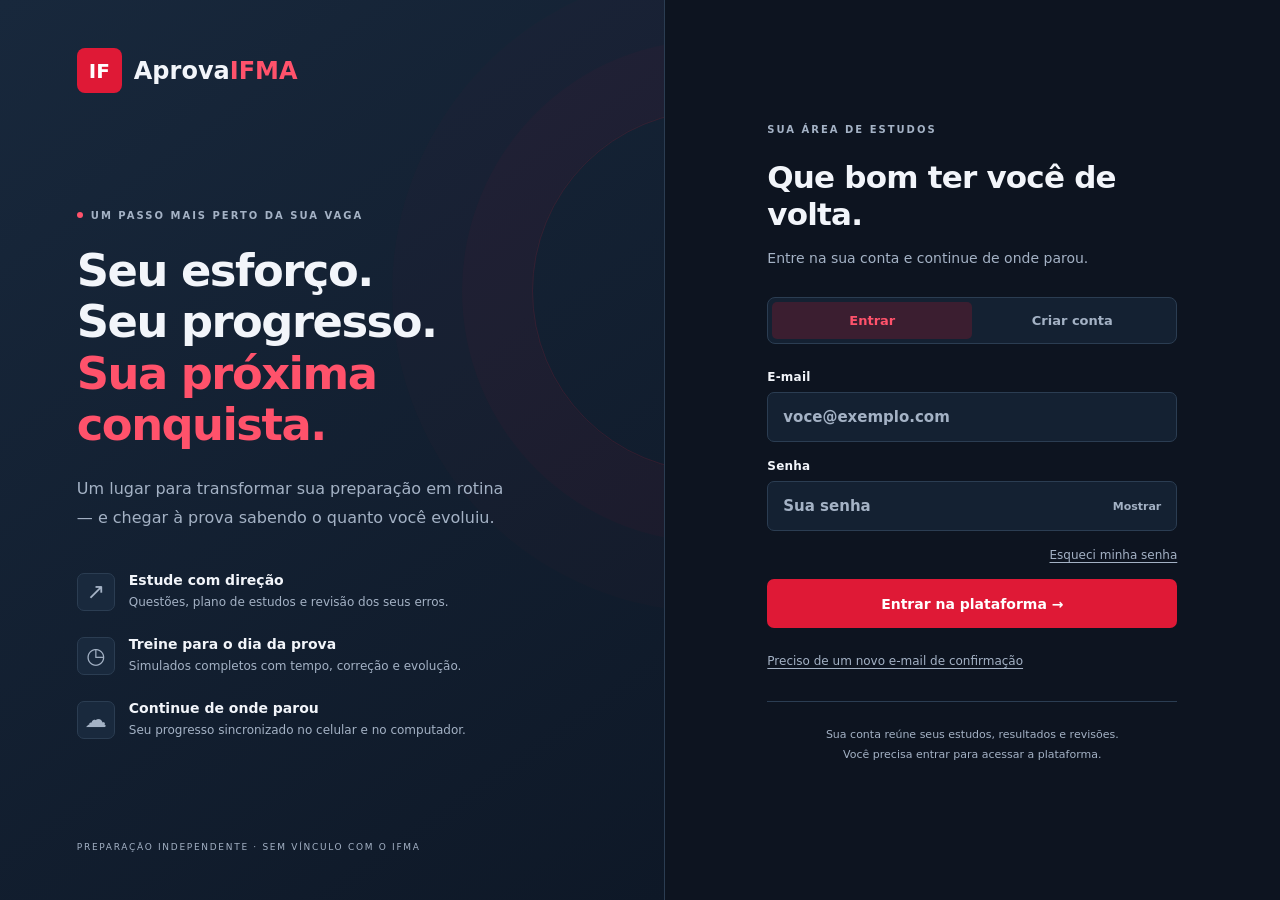
<file: index.html>
<!DOCTYPE html><html lang="pt-BR" data-theme="dark" data-auth="checking"><head><meta name="referrer" content="no-referrer"><script src="auth-config.js?v=20261104-4"></script><script src="auth-session.js?v=20261104-4"></script><meta charset="utf-8"><meta name="viewport" content="width=device-width, initial-scale=1, viewport-fit=cover"><title>AprovaIFMA</title><meta name="theme-color" content="#0d1420"><meta name="mobile-web-app-capable" content="yes"><meta name="apple-mobile-web-app-capable" content="yes"><meta name="apple-mobile-web-app-title" content="AprovaIFMA"><meta name="apple-mobile-web-app-status-bar-style" content="black-translucent"><meta name="description" content="Banco de questões e plano de estudos para a prova do IFMA"><link rel="manifest" href="manifest.webmanifest"><link rel="apple-touch-icon" href="icons/apple-touch-icon.png"><link rel="icon" type="image/svg+xml" href="data:image/svg+xml,<svg xmlns='http://www.w3.org/2000/svg' viewBox='0 0 64 64'><defs><linearGradient id='g' x1='0' y1='0' x2='1' y2='1'><stop offset='0' stop-color='%23ed2746'/><stop offset='1' stop-color='%23c91735'/></linearGradient></defs><rect width='64' height='64' rx='16' fill='url(%23g)'/><text x='32' y='44' font-family='Arial,sans-serif' font-weight='900' font-size='32' text-anchor='middle' fill='white'>IF</text></svg>">
<style>
html[data-auth="checking"] #app,html[data-auth="checking"] #bn,html[data-auth="checking"] #fcs{visibility:hidden}#auth-loading{position:fixed;inset:0;z-index:500;background:#100c09;color:#f9f2e9;display:grid;place-content:center;text-align:center;padding:24px;font:16px system-ui}#auth-loading strong{font-size:25px;color:#ff8b4d}#auth-loading button{padding:12px;margin:16px auto;background:#ff7438;border:0;border-radius:12px;color:#210c03;font:inherit;cursor:pointer}

:root{--bg:#070605;--pn:#0f0c0b;--p2:#181311;--br:#2b1f18;--g:#ff6a2b;--g2:#e8430f;--ok:#2ee27a;--tx:#f6ede7;--mu:#9b8a7f;--er:#ff4d4d;--r:16px;color-scheme:dark;box-sizing:border-box;padding-top:env(safe-area-inset-top,0px);padding-bottom:env(safe-area-inset-bottom,0px)}
:root[data-theme="dark"]{color-scheme:dark}
html{scroll-padding-top:env(safe-area-inset-top,0px)}html,body{height:100%;margin:0}*,*:before,*:after{box-sizing:inherit}
body{background:var(--bg);color:var(--tx);font:15px/1.5 system-ui,-apple-system,"Segoe UI",Roboto,sans-serif}
#app{display:flex;height:100%}
.side{width:250px;flex:none;background:var(--pn);border-right:1px solid var(--br);display:flex;flex-direction:column;position:relative;transition:width .25s,transform .25s;padding:16px 12px}
.side.c{width:72px}.side.c .lb{display:none}
.tg{position:absolute;right:-14px;top:22px;width:28px;height:28px;border-radius:50%;border:0;background:var(--g);color:#1a0802;font-weight:800;cursor:pointer;z-index:5;box-shadow:0 0 14px #ff6a2b66}
.brand{display:flex;align-items:center;gap:10px;font-size:19px;padding:4px 8px 18px}.brand b{color:var(--g)}.logo{font-size:26px}
nav{display:flex;flex-direction:column;gap:6px;overflow-y:auto}
.ni{display:flex;align-items:center;gap:12px;border:0;background:none;color:var(--mu);font:inherit;padding:11px 12px;border-radius:14px;cursor:pointer;text-align:left;white-space:nowrap}
.ni:hover{background:var(--p2);color:var(--tx)}.ni.on{background:linear-gradient(135deg,var(--g),var(--g2));color:#1a0802;font-weight:700}.ic{font-size:18px;width:24px;text-align:center}
.foot{margin-top:auto;color:var(--mu);font-size:13px;padding:8px}
main{flex:1;min-width:0;overflow:auto;padding:22px 28px}
.top{display:flex;align-items:center;gap:12px;margin-bottom:16px}h1{margin:0;font-size:24px}h2,h3{margin:.4em 0}small,.mu{color:var(--mu)}
.hb{display:none}
.btn{border:1px solid var(--br);background:var(--p2);color:var(--tx);border-radius:12px;padding:9px 16px;cursor:pointer;font:inherit;transition:.15s}.btn:hover{border-color:var(--g)}
.btn.p{background:linear-gradient(135deg,var(--g),var(--g2));color:#1a0802;font-weight:700;border:0}.btn.p:hover{box-shadow:0 0 18px #ff6a2b66}
select,input{background:var(--p2);color:var(--tx);border:1px solid var(--br);border-radius:12px;padding:8px 12px;font:inherit;max-width:260px}
.fbar{display:flex;flex-wrap:wrap;gap:12px;align-items:end;margin-bottom:14px}.fbar label{display:flex;flex-direction:column;font-size:12px;color:var(--mu);gap:4px}.cnt{margin-left:auto;color:var(--g)}
.two{display:grid;grid-template-columns:330px 1fr;gap:16px;align-items:start}
.lst{max-height:calc(100vh - 210px);overflow:auto;background:var(--pn);border:1px solid var(--br);border-radius:var(--r);padding:8px}
.li{display:flex;gap:10px;padding:9px 12px;border-radius:12px;cursor:pointer}.li:hover{background:var(--p2)}.li.on{background:var(--p2);outline:1px solid var(--g)}.mk{color:var(--g);width:16px}
.qc,.card2,.hero,.card{background:var(--pn);border:1px solid var(--br);border-radius:var(--r);padding:20px}
.qh{display:flex;gap:8px;flex-wrap:wrap;align-items:center}.tag{background:var(--p2);border-radius:999px;padding:3px 12px;font-size:12px}.tag.P{color:#7dd3fc}.tag.M{color:#ffc857}
.ic2{margin-left:auto;background:none;border:0;color:#ffc857;font-size:22px;cursor:pointer}.tp{color:var(--g);margin:10px 0 6px;font-weight:600}
.en{white-space:pre-wrap;margin:8px 0 14px}.alt{display:flex;gap:12px;align-items:center;width:100%;text-align:left;background:var(--p2);border:1px solid var(--br);color:var(--tx);border-radius:14px;padding:11px 14px;margin:8px 0;cursor:pointer;font:inherit}
.alt b{flex:none;width:28px;height:28px;border-radius:50%;background:var(--bg);display:grid;place-items:center;color:var(--g)}.alt:hover{border-color:var(--g)}
.alt.sel{border-color:var(--g);box-shadow:0 0 0 2px #ff6a2b33}.alt.ok{background:#0f3a24;border-color:var(--ok)}.alt.bad{background:#3a1218;border-color:var(--er)}
.acts{display:flex;gap:8px;margin-top:12px;flex-wrap:wrap}.sp{flex:1}.okt{color:var(--ok)}.ert{color:var(--er)}
.pgi{max-width:100%;border-radius:12px;margin-top:12px;background:#fff}
.hero{background:linear-gradient(135deg,#3a1407,var(--pn));margin-bottom:16px}.row{display:flex;gap:10px;flex-wrap:wrap}
.cards{display:grid;grid-template-columns:repeat(auto-fit,minmax(170px,1fr));gap:12px;margin-bottom:16px}.card small{display:block}.card b{font-size:26px;color:var(--g)}
.chips{display:flex;flex-wrap:wrap;gap:8px;margin-bottom:12px}.chip{background:var(--p2);border:1px solid var(--br);color:var(--tx);border-radius:999px;padding:7px 14px;cursor:pointer;font:inherit}.chip:hover{border-color:var(--g)}.chip b{color:var(--g)}
.simh{display:flex;flex-wrap:wrap;gap:16px;align-items:center;margin-bottom:14px}.clk{font:700 30px ui-monospace,Consolas,monospace;color:var(--g)}.grid{display:flex;flex-wrap:wrap;gap:6px;flex:1}
.gq{width:36px;height:36px;border-radius:10px;border:1px solid var(--br);background:var(--p2);color:var(--tx);cursor:pointer}.gq.a{background:var(--g2);color:#1a0802}.gq.on{outline:2px solid var(--g)}
.rv{padding:8px 0;border-bottom:1px solid var(--br)}
.ringw{display:grid;place-items:center;position:relative;width:240px;height:240px;margin:16px auto}.ringw svg{position:absolute;transform:rotate(-90deg)}#tclk{font:700 38px ui-monospace,Consolas,monospace}
#ring{transition:stroke-dashoffset .3s linear;filter:drop-shadow(0 0 8px #ff6a2b)}
.bar{display:grid;grid-template-columns:minmax(120px,1fr) 2fr 50px;gap:12px;align-items:center;padding:6px 0}.trk{height:10px;background:var(--p2);border-radius:99px;overflow:hidden}.trk i{display:block;height:100%;background:linear-gradient(90deg,var(--g2),var(--g))}
@media(max-width:760px){.side{position:fixed;z-index:20;height:100%;left:0;top:0;box-shadow:0 0 40px #000}.side.c{transform:translateX(-100%);width:250px}.side.c .lb{display:inline}.hb{display:inline-flex}main{padding:14px}.two{grid-template-columns:1fr}.lst{max-height:220px}}

body{background:radial-gradient(900px 500px at 70% -10%,#2a0f06 0%,transparent 60%),var(--bg);font-family:Inter,system-ui,-apple-system,"Segoe UI",Roboto,sans-serif}
.side{background:#0b0908;border-right:1px solid var(--br)}
.brand{font-weight:800;letter-spacing:.3px}
.logo{display:grid;place-items:center;width:40px;height:40px;border-radius:12px;background:linear-gradient(135deg,var(--g),var(--g2));font-size:20px;box-shadow:0 0 18px #ff6a2b55}
.ni{border-radius:14px;font-weight:600}
.ni .ic{display:grid;place-items:center;width:32px;height:32px;border-radius:10px;background:var(--p2);font-size:16px}
.ni.on{background:linear-gradient(135deg,#ff6a2b22,#e8430f11);color:var(--tx);box-shadow:inset 0 0 0 1px #ff6a2b55}
.ni.on .ic{background:linear-gradient(135deg,var(--g),var(--g2))}
.tg{background:linear-gradient(135deg,var(--g),var(--g2));color:#fff}
.qc,.card2,.card,.lst{background:linear-gradient(180deg,#120e0c,#0d0a09);border:1px solid var(--br);border-radius:20px;box-shadow:0 10px 30px #0008}
.hero{position:relative;overflow:hidden;border-radius:22px;border:1px solid #5a2410;background:linear-gradient(120deg,#3a1407 0%,#1a0d08 55%,#0d0a09 100%);box-shadow:0 0 40px #ff6a2b22}
.hero:before{content:"";position:absolute;right:-60px;top:-60px;width:220px;height:220px;border-radius:50%;background:radial-gradient(#ff6a2b55,transparent 70%)}
.hero h1,.hero h2{font-weight:800;letter-spacing:-.3px}
h1{font-weight:800}
.card b{color:var(--g);text-shadow:0 0 18px #ff6a2b55}
.btn.p{color:#fff;border-radius:14px}
.btn,.chip,select,input{border-radius:14px}
.chip.on,.chip:hover{background:#ff6a2b1f;border-color:var(--g)}
.alt{border-radius:16px;background:#14100e}
.alt:hover{background:#1c1512}
.li.on{background:#ff6a2b14}
.trk i{background:linear-gradient(90deg,var(--g2),var(--g))}
#ring{stroke:var(--g)}
::-webkit-scrollbar{width:10px;height:10px}::-webkit-scrollbar-thumb{background:#2b1f18;border-radius:99px}

.hhd{display:flex;gap:16px;align-items:center;margin-bottom:14px}
.hlogo{flex:none;display:grid;place-items:center;width:64px;height:64px;border-radius:20px;background:linear-gradient(135deg,#ff7a3c,#e8430f);font-size:30px;box-shadow:0 0 26px #ff6a2b66}
.hgr{color:var(--g);font-size:12px;font-weight:800;letter-spacing:1px;text-transform:uppercase}
.htt{font-size:clamp(20px,4.5vw,30px);margin:4px 0;line-height:1.15}
.hn{color:var(--g);cursor:pointer;text-shadow:0 0 18px #ff6a2b77}
.hhd>div:last-child{min-width:0}
.quote-feature{position:relative;margin:6px 0 20px;padding:20px 24px;border:1px solid var(--g);border-left:5px solid var(--g);border-radius:18px;background:color-mix(in srgb,var(--g) 10%,var(--pn));box-shadow:0 8px 28px #ff6a2b14}
.quote-top{display:flex;align-items:center;justify-content:space-between;gap:12px;flex-wrap:wrap;margin-bottom:14px}
.quote-label{color:var(--g);font-size:12px;font-weight:800;letter-spacing:1px;text-transform:uppercase}
.quote-next{font-size:12px;padding:7px 12px}
.hfr{margin:0;color:var(--tx);font-size:clamp(22px,3vw,34px);font-weight:800;line-height:1.35;letter-spacing:-.4px;overflow-wrap:break-word}
.hfr::before,.mq::before{content:'“';color:var(--g)}
.hfr::after,.mq::after{content:'”';color:var(--g)}
.mot-hero{border-left:5px solid var(--g)}
.mot-hero .row{position:relative}
.quote-wall h3{margin-bottom:18px}
.quote-grid{display:grid;grid-template-columns:repeat(2,minmax(0,1fr));gap:14px}
.quote-card{margin:0;padding:20px;border:1px solid var(--br);border-top:3px solid var(--g);border-radius:16px;background:color-mix(in srgb,var(--g) 7%,var(--pn))}
.quote-card:last-child{grid-column:1/-1}
.quote-number{color:var(--g);font-size:12px;font-weight:800;letter-spacing:2px}
.quote-card p{margin:10px 0 0;font-size:clamp(18px,2vw,23px);font-weight:750;line-height:1.45;overflow-wrap:break-word}
@media(max-width:600px){.quote-feature{padding:16px}.quote-grid{grid-template-columns:1fr}.quote-card{padding:16px}}

.alt{position:relative}
.pen{margin-left:auto;flex:none;font-style:normal;font-size:15px;line-height:1;padding:7px 9px;border-radius:10px;color:var(--mu);opacity:.35;cursor:pointer;transition:.15s;user-select:none}
.alt:hover .pen{opacity:.8}.pen:hover{opacity:1!important;color:var(--g);background:#ff6a2b1a}
.alt.cut span{text-decoration:line-through;text-decoration-color:#ff6a2b99;text-decoration-thickness:1.5px;opacity:.38;transition:.2s}
.alt.cut b{opacity:.45}
.alt.cut .pen{opacity:.9;color:var(--g)}
@media(hover:none){.pen{opacity:.6}}

.btn.hot{background:#ff6a2b22;border-color:var(--g);color:var(--g)}
.hdm{color:var(--g)}
.card.est{display:block;width:100%;text-align:left;cursor:pointer;margin:12px 0;border-color:#5a2410;background:linear-gradient(120deg,#2a1208,#0f0c0b)}
.card.est:hover{border-color:var(--g)}.card.est b{display:inline-block;margin:0 8px 0 0}
#estp{margin-bottom:12px}#estp h3{margin:10px 0 6px}

.cmd{margin-top:12px;border:1px solid var(--br);border-radius:14px;padding:10px 14px;background:#120e0c}
.cmd summary{cursor:pointer;font-weight:700;color:var(--g)}
.cin{display:block;width:100%;box-sizing:border-box;margin-top:10px;padding:10px 12px;border-radius:12px;border:1px solid var(--br);background:var(--bg);color:var(--tx);font:inherit}
.cin:focus{outline:none;border-color:var(--g)}
.vid{margin-top:10px;position:relative;padding-top:56.25%;border-radius:14px;overflow:hidden}.vid iframe{position:absolute;inset:0;width:100%;height:100%;border:0}
.pl{margin:12px 0}.plh{display:grid;grid-template-columns:repeat(auto-fit,minmax(200px,1fr));gap:18px;margin-bottom:10px}
.pld{font-size:38px;color:var(--g);text-shadow:0 0 18px #ff6a2b66}
.mbar{height:8px;border-radius:99px;background:var(--p2);overflow:hidden;margin:8px 0}.mbar i{display:block;height:100%;background:linear-gradient(90deg,var(--g2),var(--g))}
.wk{border:1px solid var(--br);border-radius:14px;padding:10px 14px;margin:8px 0;background:#120e0c}.wk summary{cursor:pointer}.fase{color:var(--g);font-weight:700}.chip.dn{border-color:var(--g);color:var(--g)}.chip.dn::before{content:'✓ '}.chip.tx{opacity:.7;cursor:default;border-style:dashed}.wk .mu b{color:inherit}




html[data-theme=dark]{color-scheme:dark}














.vl{margin:12px 0}.vl summary{cursor:pointer}.vl code{background:var(--p2);padding:2px 6px;border-radius:6px;font-size:12px}.vl .row{margin-top:10px;align-items:center}

.mkl{display:flex;flex-direction:column;gap:6px;margin:10px 0}.mk{text-align:left;padding:9px 12px;border-radius:12px;border:1px solid var(--br);background:var(--p2);color:var(--tx);cursor:pointer;font:inherit}.mk b{color:var(--g);margin-right:10px}.mk.on,.mk:hover{border-color:var(--g)}
.vem{padding:28px;text-align:center;color:var(--mu);line-height:1.6}.steps{margin:8px 0 12px;padding-left:20px;color:var(--mu);line-height:1.7}.vp{margin:12px 0}
.lr{display:flex;gap:10px;align-items:center;margin:6px 0}.lr b{width:42px;color:var(--g)}.lr .cin{margin-top:0}

.chk{display:inline-flex;align-items:center;gap:6px;padding:0 6px;color:var(--mu);font-weight:600;cursor:pointer;user-select:none}.chk input{accent-color:var(--g);width:16px;height:16px}
.rlg{display:grid;grid-template-columns:repeat(auto-fit,minmax(130px,1fr));gap:10px;margin:12px 0}.rlg>div{background:var(--p2);border-radius:14px;padding:12px}.rlg small{display:block;color:var(--mu)}.rlg b{display:block;font-size:24px;color:var(--g)}
.bk{margin:12px 0}.bk .row{align-items:center;margin-top:8px}
#fcs{position:fixed;top:12px;right:14px;z-index:60;width:38px;height:38px;border-radius:50%;border:1px solid var(--br);background:var(--pn);color:var(--tx);font-size:16px;cursor:pointer;opacity:.85;box-shadow:0 4px 14px #0004}#fcs:hover{opacity:1;border-color:var(--g)}
html[data-foco=on] .side{display:none}html[data-foco=on] #bd{max-width:860px;margin:0 auto}html[data-foco=on] main{padding-top:58px}
html[data-foco=on] .hero,html[data-foco=on] #plw,html[data-foco=on] #estw,html[data-foco=on] #rlw,html[data-foco=on] #cdw,html[data-foco=on] #lmw{display:none}

/* ===== Ajustes mobile / PWA ===== */
html{-webkit-text-size-adjust:100%;text-size-adjust:100%}
button,.chip,.alt,.li,select,summary{touch-action:manipulation;-webkit-tap-highlight-color:transparent}
body{overscroll-behavior-y:none}
#app{height:100vh;height:100dvh}
.pgi{cursor:zoom-in}
#bn,#bdp{display:none}
#lbx{position:fixed;inset:0;z-index:100;background:#000e;display:none;flex-direction:column}
#lbx.on{display:flex}
#lbx .bar2{display:flex;justify-content:space-between;align-items:center;gap:8px;padding:10px 12px;padding-top:calc(10px + env(safe-area-inset-top,0px));color:#fff}
#lbx .bar2 button{min-width:44px;min-height:44px;border-radius:12px;border:1px solid #fff4;background:#ffffff1a;color:#fff;font-size:18px;cursor:pointer}
#lbx .sc{flex:1;overflow:auto;-webkit-overflow-scrolling:touch;text-align:center;touch-action:pan-x pan-y pinch-zoom}
#lbx img{display:block;margin:0 auto;background:#fff;border-radius:6px;width:100%;max-width:900px;cursor:zoom-in;transition:width .15s}
#lbx.z img{width:220%;max-width:none;cursor:zoom-out}
@media(max-width:760px){
 :root{padding-top:0;padding-bottom:0}
 body{font-size:16px}
 select,input,textarea{font-size:16px!important;max-width:none}
 select,input:not([type=checkbox]){min-height:44px}
 .btn,.chip{min-height:44px}
 main{padding:12px 12px calc(84px + env(safe-area-inset-bottom,0px));padding-top:calc(12px + env(safe-area-inset-top,0px));-webkit-overflow-scrolling:touch}
 h1{font-size:21px}
 #fcs{top:calc(8px + env(safe-area-inset-top,0px));width:44px;height:44px}
 #fcs{right:10px}
 .tg{display:none}
 .li .mk{padding:0;border:0;background:none;width:18px;min-height:0;text-align:center;flex:none}
 #fcs{position:absolute}
 .top{position:sticky;top:calc(-12px - env(safe-area-inset-top,0px));z-index:9;background:var(--bg);margin:-12px -12px 12px;padding:calc(12px + env(safe-area-inset-top,0px)) 62px 8px 12px;border-bottom:1px solid var(--br)}
 .simh{top:44px}
 .simh .grid{order:3;flex:1 1 100%;flex-wrap:nowrap;overflow-x:auto;padding-bottom:4px}.gq{flex:none}
 .side{width:min(82vw,300px)!important;padding-top:calc(16px + env(safe-area-inset-top,0px))}
 .side.c{transform:translateX(-105%)}
 .ni{min-height:48px}
 #bdp{position:fixed;inset:0;z-index:15;background:#000a;opacity:0;pointer-events:none;transition:opacity .25s;display:block}
 .side:not(.c)+#bdp{opacity:1;pointer-events:auto}
 #bn{flex-direction:row;gap:0;overflow:visible;position:fixed;left:0;right:0;bottom:0;z-index:12;display:flex;background:var(--pn);border-top:1px solid var(--br);padding:6px 6px calc(6px + env(safe-area-inset-bottom,0px));box-shadow:0 -6px 24px #0006}
 #bn button{flex:1;display:flex;flex-direction:column;align-items:center;justify-content:center;gap:2px;border:0;background:none;color:var(--mu);font:inherit;font-size:11px;font-weight:600;min-height:52px;border-radius:12px;cursor:pointer;padding:4px 0}
 #bn button span{font-size:20px;line-height:1}
 #bn button.on{color:var(--g);background:#ff6a2b1a}
 html[data-foco=on] #bn{display:none}
 .fbar{display:grid;grid-template-columns:1fr 1fr;gap:10px}
 .fbar label{min-width:0}.fbar select,.fbar input{width:100%}
 .fbar .cnt{grid-column:1/-1;margin:0}
 .two{gap:12px}
 .lst{max-height:34vh;border-radius:16px}
 .li{padding:12px}
 .qc,.card2,.hero,.card{padding:14px;border-radius:16px}
 .qh{gap:6px}.ic2{font-size:28px;min-width:44px;min-height:44px}
 .en{font-size:16px;line-height:1.55}
 .alt{min-height:52px;padding:10px 12px;gap:10px}
 .pen{padding:12px 14px;font-size:17px;opacity:.6}
 .acts{display:grid;grid-template-columns:1fr 1fr;gap:8px}
 .acts .sp{display:none}
 .acts #go{grid-column:1/-1;min-height:50px;font-size:17px}
 .acts .chk{grid-column:1/-1;min-height:44px;padding:0 4px}
 .acts .chk input{width:22px;height:22px}
 .acts #pv,.acts #nx{min-height:50px;font-size:18px}
 .acts #rv{grid-column:1/-1}
 .cards{grid-template-columns:1fr 1fr;gap:10px}.card b{font-size:22px}
 .hhd{gap:12px}.hlogo{width:48px;height:48px;border-radius:16px;font-size:24px}
 .row{gap:8px}.hero .row .btn{flex:1 1 calc(50% - 8px)}
 .plh{grid-template-columns:1fr}
 .wk,.cmd{padding:10px 12px}.wk summary,.cmd summary,.vl summary{min-height:36px;display:flex;align-items:center;flex-wrap:wrap;gap:4px}
 .simh{position:sticky;top:-12px;z-index:10;background:var(--bg);padding:8px 0;margin:0 0 10px;border-bottom:1px solid var(--br);gap:10px}
 .clk{font-size:26px}
 .gq{width:44px;height:44px;font-size:15px}
 .bar{grid-template-columns:1fr 1fr 44px;gap:8px}.bar>span{grid-column:1/-1}.bar .trk{grid-column:1/3}
 .ringw{width:min(240px,72vw);height:min(240px,72vw)}.ringw svg{width:100%;height:100%}
 .lr{flex-wrap:wrap}.lr .cin{flex:1 1 200px}
 .mk{padding:12px}
 .vid{border-radius:12px}
 .pgi{border-radius:10px}
}
@media(max-width:380px){.cards{grid-template-columns:1fr}.fbar{grid-template-columns:1fr}}
@media(prefers-reduced-motion:reduce){*{transition:none!important;animation:none!important}}
/* ===== login / sincronização ===== */
#cld .lb{font-size:13px}
#cld.ok .ic{filter:none}#cld.off .ic{opacity:.5}
.sbk{position:fixed;inset:0;background:#000a;display:none;align-items:center;justify-content:center;z-index:300;padding:16px}
.sbk.on{display:flex}
.sbx{background:var(--pn);border:1px solid var(--br);border-radius:var(--r);padding:22px;width:min(380px,100%);box-shadow:0 20px 60px #000a}
.sbx h3{margin:0 0 4px;font-size:20px}.sbx p{margin:0 0 14px}
.sbx input{display:block;width:100%;max-width:none;margin:8px 0}
.sbx .row{margin-top:12px}.sbx .row .btn{flex:1}
.sbm{min-height:20px;margin-top:10px;font-size:13px;color:var(--mu)}.sbm.er{color:var(--er)}.sbm.ok{color:var(--ok)}
/* ===== rosca, hoje, caderno, lembrete ===== */
.dgrid{display:grid;grid-template-columns:repeat(auto-fit,minmax(290px,1fr));gap:12px;margin-bottom:16px}
.dgc{display:flex;gap:16px;align-items:center}.dgh{margin-bottom:10px}
.rng{flex:none;width:132px;height:132px}.rng text{fill:var(--tx);font-family:inherit}.rng text.sm{fill:var(--mu);font-size:11px;font-weight:400}
.dgl{display:flex;flex-direction:column;gap:6px;font-size:14px;min-width:0}.dgl i{display:inline-block;width:10px;height:10px;border-radius:50%;margin-right:6px}
.dgs{font-size:15px}.dgs b{font-size:26px;color:var(--g)}.dgm{font-size:12px}.dgl .btn{align-self:flex-start;padding:6px 12px;font-size:13px}
.dgt{display:flex;gap:6px;margin-bottom:10px;flex-wrap:wrap}.dgt button{background:var(--p2);border:1px solid var(--br);color:var(--tx);border-radius:999px;padding:4px 12px;font:inherit;font-size:13px;cursor:pointer}.dgt button.on{background:var(--g);border-color:var(--g);color:#1a0802;font-weight:700}
.cad{margin-bottom:16px}.cdh{display:flex;gap:8px;align-items:baseline;flex-wrap:wrap;margin-bottom:10px}
.cdn{display:flex;gap:14px;align-items:center;margin-bottom:12px}.cdb{font-size:38px;font-weight:800;color:var(--g);line-height:1}.cdok{margin:0}
@media(max-width:480px){.dgc{gap:12px}.rng{width:112px;height:112px}}
/* ===== estados das questões ===== */
.tag.sx{font-weight:700}
.s-acertou,.s-dominio{background:color-mix(in srgb,var(--ok) 22%,transparent);color:var(--ok)}
.s-errou{background:color-mix(in srgb,var(--er) 22%,transparent);color:var(--er)}
.s-estudando,.s-aprendida{background:color-mix(in srgb,var(--g) 22%,transparent);color:var(--g)}
.s-sg{background:var(--p2);color:var(--mu)}
.lrn{margin-top:10px;padding:12px;border:1px solid var(--br);border-radius:var(--r);background:var(--p2)}.lrn .row{margin-top:8px}
.hin{display:block;margin-top:8px;font-size:12px;line-height:1.4}
.sbl{background:none;border:0;color:var(--mu);font:inherit;font-size:13px;cursor:pointer;margin-top:10px;padding:4px;text-decoration:underline}

/* ===== questões autorais ===== */
.author-intro{margin-bottom:16px}.author-intro h2{margin-top:0}.author-intro p{max-width:85ch}.author-intro details{margin-top:12px}.author-intro summary{cursor:pointer;color:var(--g);font-weight:700}
.author-level{font-weight:700;white-space:nowrap;border:1px solid var(--br)}
.author-level[data-level="Fácil"]{color:var(--ok)}.author-level[data-level="Média"]{color:var(--warning,#f5ce5c)}.author-level[data-level="Difícil"]{color:var(--er)}
.author-solution{padding:16px;margin:12px 0;border-left:4px solid var(--g);border-radius:12px;background:var(--p2);line-height:1.6}.author-solution p{margin:8px 0 0}
.author-table-wrap{overflow-x:auto;margin:16px 0}.author-table{width:100%;max-width:640px;border-collapse:collapse;background:var(--p2)}.author-table caption{text-align:left;font-weight:700;margin-bottom:8px}.author-table th,.author-table td{padding:10px 14px;border:1px solid var(--br);text-align:left}.author-table thead{color:var(--g)}
.li .author-level{display:inline-block;padding:1px 6px;font-size:11px;margin-top:3px}
/* ===== motivação ===== */
.mq{position:relative;color:var(--tx);font-size:clamp(24px,3.5vw,38px);line-height:1.35;font-weight:800;letter-spacing:-.4px;margin:16px 0 24px;overflow-wrap:break-word}.mq small{display:block;font-size:13px;font-weight:400;margin-top:6px}
.mt{width:100%;min-height:92px;resize:vertical;background:var(--p2);color:var(--tx);border:1px solid var(--br);border-radius:12px;padding:10px 12px;font:inherit}.mt:focus{outline:0;border-color:var(--g)}
.mg{display:grid;grid-template-columns:repeat(auto-fill,minmax(130px,1fr));gap:10px}
.mb{background:var(--p2);border:1px solid var(--br);border-radius:14px;padding:12px 8px;text-align:center;opacity:.45;filter:grayscale(1)}.mb.on{opacity:1;filter:none;border-color:var(--g)}.mb span{display:block;font-size:28px}.mb b{display:block;font-size:13px}.mb small{font-size:11px}
.mx{margin-bottom:16px}.mx h3{margin-top:0}
.mh{margin-top:12px;padding:14px;border-radius:14px;background:var(--p2);border:1px solid var(--g);line-height:1.5}
.mok{color:var(--ok);font-size:12px;margin-left:8px}

.cfw{position:fixed;inset:0;pointer-events:none;overflow:hidden;z-index:9999}
.cfw i{position:absolute;top:-20px;border-radius:2px;animation:cfl linear forwards}
@keyframes cfl{to{transform:translate(var(--dx),110vh) rotate(var(--rot));opacity:.9}}
.cfm{position:fixed;left:50%;top:calc(18px + env(safe-area-inset-top,0px));transform:translateX(-50%);z-index:10000;background:linear-gradient(135deg,var(--g),var(--g2));color:#1a0802;font-weight:800;padding:12px 20px;border-radius:999px;box-shadow:0 8px 30px #000a;max-width:90vw;text-align:center;animation:cfi .35s ease-out}
@keyframes cfi{from{transform:translate(-50%,-30px);opacity:0}}
.mem{display:flex;gap:8px;flex-wrap:wrap}.mebt{flex:1;min-width:58px;background:var(--p2);border:1px solid var(--br);color:var(--tx);border-radius:14px;padding:10px 4px;cursor:pointer;font:inherit}.mebt span{display:block;font-size:26px}.mebt small{font-size:11px;color:var(--mu)}.mebt:hover{border-color:var(--g)}.mebt.on{border-color:var(--g);box-shadow:0 0 0 2px #ff6a2b33}
.mch{display:grid;grid-template-columns:repeat(14,1fr);gap:4px;margin:14px 0 6px}.mcb{height:56px;background:var(--p2);border-radius:6px;display:flex;align-items:flex-end;overflow:hidden}.mcb i{display:block;width:100%;border-radius:6px 6px 0 0}.mcd{display:block;width:6px;height:6px;border-radius:50%;margin:5px auto 0}.mcd.on{background:var(--g)}
.mrfb{border-color:var(--g)}.card2.mrfb{margin-bottom:16px}
.mpl{display:grid;gap:6px;margin:10px 0}.mpl>div{display:flex;gap:10px;padding:8px 12px;border-radius:12px;background:var(--p2);border:1px solid var(--br);font-size:14px}.mpl>div.on{border-color:var(--g);background:color-mix(in srgb,var(--g) 14%,var(--p2))}.mpl b{flex:none;width:104px}.mpl span{color:var(--mu)}.mpl .on span{color:var(--tx)}
.mck{display:flex;gap:10px;align-items:flex-start;padding:7px 2px;cursor:pointer}.mck input{margin-top:4px;accent-color:var(--g);flex:none}.mck.on span{color:var(--mu);text-decoration:line-through}
.hmw2{display:flex;gap:6px;overflow-x:auto;padding-bottom:6px}.hmd{display:grid;grid-template-rows:repeat(7,18px);gap:3px;font-size:10px;color:var(--mu);line-height:18px}.hmg{display:grid;grid-auto-flow:column;grid-template-rows:repeat(7,18px);grid-auto-columns:18px;gap:3px}
.hmc{display:block;border-radius:4px;background:var(--p2)}.hmc.hm1{background:color-mix(in srgb,var(--g) 30%,var(--p2))}.hmc.hm2{background:color-mix(in srgb,var(--g) 55%,var(--p2))}.hmc.hm3{background:color-mix(in srgb,var(--g) 80%,var(--p2))}.hmc.hm4{background:var(--g)}.hmc.hmx{background:transparent}
.hml{display:flex;gap:4px;align-items:center;font-size:11px;color:var(--mu);margin-top:8px}.hml .hmc{width:14px;height:14px}
.mrb{height:10px;border-radius:99px;background:var(--p2);overflow:hidden;margin:8px 0 12px}.mrb i{display:block;height:100%;background:linear-gradient(90deg,var(--g),var(--ok))}
.mel{display:grid;gap:6px;margin:10px 0}.mel>div{display:flex;gap:8px;align-items:center;padding:8px 12px;background:var(--p2);border-radius:12px;font-size:14px}.mel small{margin-left:auto;white-space:nowrap}
@media(prefers-reduced-motion:reduce){.cfm{animation:none}}

.rsw canvas{display:block;width:100%;max-width:340px;height:auto;aspect-ratio:9/16;margin:0 auto 12px;border-radius:18px;border:1px solid var(--br);background:#070605}
.rsw+.row{justify-content:center}
.tur{margin-bottom:16px}.tur input{max-width:none;flex:1;min-width:140px}.tur label{display:block;margin-bottom:10px}
.trh{display:flex;gap:10px;align-items:flex-start;justify-content:space-between}.trh h3{margin-top:0}
.trc{margin:8px 0 10px;color:var(--mu)}.trc b{color:var(--g);letter-spacing:2px;font-size:17px}
.trm{display:flex;gap:12px;align-items:center;padding:10px 12px;border-radius:14px;background:var(--p2);border:1px solid var(--br);margin-top:8px}.trm.me{border-color:var(--g)}
.trr{width:30px;text-align:center;font-size:20px;flex:none}.trb{flex:1;min-width:0}.trn{display:flex;flex-wrap:wrap;gap:4px;align-items:center}
.trbar{height:8px;border-radius:99px;background:var(--bg);overflow:hidden;margin:6px 0}.trbar i{display:block;height:100%;background:linear-gradient(90deg,var(--g),var(--g2))}
.trv{font-size:22px;color:var(--g);flex:none}

.trlv{color:var(--ok);font-size:12px;font-weight:700;white-space:nowrap}
.tra{display:flex;gap:8px;margin-top:8px;flex-wrap:wrap}.tra .btn{padding:6px 12px;font-size:13px}
.trp{display:flex;flex-wrap:wrap;gap:6px;margin-top:8px}.trp[hidden]{display:none}
.trx{padding:6px 2px;border-bottom:1px dashed var(--br);font-size:14px}.trx:last-child{border-bottom:0}
.trg{margin-top:10px;background:var(--p2);border:1px solid var(--br);border-radius:14px;padding:10px 12px}.trg summary{cursor:pointer;font-weight:700}

.nvb{position:fixed;z-index:250;left:50%;transform:translateX(-50%);bottom:20px;width:min(460px,calc(100vw - 24px));background:var(--pn);border:1px solid var(--g);border-radius:18px;padding:14px 16px;box-shadow:0 12px 40px #000b;animation:nvu .4s ease-out}
.nvb .nvt{line-height:1.45;margin-bottom:10px}.nvb .row{margin:0}
@keyframes nvu{from{transform:translate(-50%,30px);opacity:0}}
@media(max-width:759px){.nvb{bottom:calc(76px + env(safe-area-inset-bottom,0px))}}
@media(prefers-reduced-motion:reduce){.nvb{animation:none}}
.nvx{max-width:480px;width:100%}.nvs{max-height:60vh;overflow:auto;margin:6px 0 12px;padding-right:4px}
.nvr h4{margin:6px 0 10px;font-size:15px}.nvi{display:flex;gap:12px;padding:8px 0;border-bottom:1px dashed var(--br);font-size:14px;line-height:1.4}.nvi:last-child{border-bottom:0}.nvi>span{font-size:22px;flex:none;width:28px;text-align:center}
</style><script>addEventListener('DOMContentLoaded',()=>{const r=document.documentElement,b=document.createElement('button'),set=on=>{r.dataset.foco=on?'on':'off';b.textContent=on?'✖':'🎯';b.title=on?'Sair do modo foco (Esc)':'Modo foco: esconde o menu e distrações'};b.id='fcs';b.onclick=()=>set(r.dataset.foco!=='on');addEventListener('keydown',e=>{if(e.key==='Escape'&&r.dataset.foco==='on')set(false)});document.body.appendChild(b);set(false)})</script>
<script>try{localStorage.removeItem('ifma_tema')}catch(e){}</script>
</head><body><div id="auth-loading" role="status"><strong>AprovaIFMA</strong><p id="auth-loading-status">Preparando sua entrada…</p><button id="auth-loading-retry" hidden>Tentar novamente</button></div><noscript>Ative o JavaScript para entrar na plataforma.</noscript>
<div id="app"><aside class="side" id="sd"><button class="tg" id="tg" title="Ocultar/mostrar menu">‹</button><div class="brand"><span class="logo">🎓</span><span class="lb">Aprova<b>IFMA</b></span></div><nav id="nv"></nav><div class="foot lb" id="ft"></div></aside><div id="bdp"></div><main id="main"></main></div><nav id="bn" aria-label="Navegação principal"></nav><div id="lbx" role="dialog" aria-label="Página da prova"><div class="bar2"><button id="lbz" title="Aproximar/afastar">🔍</button><button id="lbdraw" title="Anotar sobre esta página">✎ Anotar</button><button id="lbc" title="Fechar">✕</button></div><div class="sc"><img id="lbi" alt=""></div></div>
<link rel="stylesheet" href="simulados.css?v=20261104-4"><link rel="stylesheet" href="admin.css?v=20261107-1"><link rel="stylesheet" href="dia-prova.css?v=20261110-1">
<link rel="stylesheet" href="theme.css?v=20261120-6"><link rel="stylesheet" href="quadro-branco.css?v=20261120-1">
<script src="auth-gate.js?v=20261120-9"></script></body></html>
</file>
<file: simulados.css>
.sx-timer{position:sticky;top:0;z-index:8;background:var(--pn);border:1px solid var(--g);border-radius:16px;padding:12px 18px;display:flex;align-items:center;justify-content:space-between;flex-wrap:wrap;gap:10px;margin-bottom:16px;box-shadow:0 8px 24px #0004}.sx-layout{display:grid;grid-template-columns:minmax(0,1.7fr) minmax(290px,1fr);gap:16px;align-items:start}.sx-page-nav{display:flex;align-items:center;justify-content:space-between;flex-wrap:wrap;gap:8px}.sx-page-nav select{max-width:220px}.sx-question{padding:14px 0;border-bottom:1px solid var(--br)}.sx-choices{display:flex;flex-wrap:wrap;gap:6px;margin:10px 0}.sx-choices .btn{min-width:44px;min-height:44px}.sx-choices .sel{border-color:var(--g);background:var(--g2);color:white;box-shadow:0 0 0 2px #ff6a2b33}.sx-question .chk{font-size:13px}.sx-layout .pgi{width:100%;height:auto}.sx-timer .clk{font-variant-numeric:tabular-nums}@media(max-width:1000px){.sx-layout{grid-template-columns:1fr}.sx-timer .clk{font-size:25px}}button:disabled{opacity:.45;cursor:default}

.sx-section{margin-top:16px}.sx-table-wrap{overflow-x:auto}.sx-table{width:100%;border-collapse:collapse;min-width:650px}.sx-table th,.sx-table td{text-align:left;padding:12px;border-bottom:1px solid var(--br)}.sx-table th{color:var(--mu);font-size:13px}.sx-table td{font-variant-numeric:tabular-nums}.sx-question:has([data-time-focus].hot){border-left:3px solid var(--g);padding-left:10px}

.sx-layout button{scroll-margin-block:110px}@media(max-width:760px){main{scroll-padding-bottom:calc(110px + env(safe-area-inset-bottom,0px))}.sx-layout>section:last-child{padding-bottom:50px}}
</file>
<file: admin.css>
.admin-heading{display:flex;align-items:start;justify-content:space-between;gap:16px;flex-wrap:wrap}.admin-heading p{margin:4px 0 16px}.admin-table-wrap{overflow-x:auto}.admin-table{border-collapse:collapse;width:100%;min-width:790px;font-size:14px}.admin-table th,.admin-table td{text-align:left;border-bottom:1px solid var(--br);padding:15px 12px;vertical-align:top;overflow-wrap:anywhere}.admin-table th{color:var(--mu);font-size:12px;letter-spacing:.3px}.admin-table td:nth-child(2){max-width:300px}.admin-table td:nth-child(n+4){font-size:12px;color:var(--mu);min-width:140px}.admin-filters{margin-top:8px}.admin-filters input{width:300px;max-width:100%}.admin-pages{display:flex;align-items:center;justify-content:space-between;margin-top:18px}.admin-note{font-size:12px;line-height:1.6;margin:20px 0 0}.admin-sr{position:absolute;width:1px;height:1px;padding:0;margin:-1px;overflow:hidden;clip:rect(0,0,0,0);white-space:nowrap;border:0}@media(max-width:760px){.admin-pages{display:flex}.admin-filters input{width:100%;min-width:0}.admin-filters button{grid-column:1/-1}.admin-accounts{min-width:0}}
</file>
<file: dia-prova.css>
.ed-section{margin:16px 0}.ed-important{border:1px solid var(--g);background:var(--pn);padding:15px 18px;border-radius:15px;line-height:1.7}.ed-heading{display:flex;align-items:start;justify-content:space-between;gap:15px;flex-wrap:wrap}.ed-form{display:grid;grid-template-columns:repeat(3,minmax(0,1fr));gap:14px;align-items:end;margin:18px 0}.ed-form label{display:grid;gap:7px;color:var(--mu);font-size:12px}.ed-form input,.ed-form select{max-width:none;width:100%;min-height:44px}.ed-form .btn{min-height:44px}.ed-sleep-box{border:1px solid var(--br);border-radius:15px;padding:16px;margin:18px 0;background:var(--p2)}.ed-timeline{list-style:none;padding:0;margin:22px 0}.ed-timeline li{display:grid;grid-template-columns:75px 1fr;gap:20px;padding:0 0 22px}.ed-timeline time{font:700 22px ui-monospace,monospace;color:var(--g);padding-top:5px}.ed-timeline li>div{border-left:2px solid var(--br);padding-left:20px}.ed-timeline h4{margin:9px 0 5px}.ed-timeline p{margin:0;color:var(--mu);line-height:1.65}.ed-content{display:grid;grid-template-columns:1fr 1fr;gap:16px}.ed-content li,.ed-section li{margin:9px 0;line-height:1.7}.ed-content ul,.ed-section ol{padding-left:22px}.ed-section .ed-timeline{padding-left:0}.ed-sources{border:1px solid var(--br);border-radius:14px;padding:15px;color:var(--mu);font-size:13px;line-height:1.7;margin-top:18px}.ed-sources summary{cursor:pointer;font-weight:650;color:var(--tx)}.ed-sources a{color:var(--g)}@media(max-width:900px){.ed-content{grid-template-columns:1fr}}@media(max-width:600px){.ed-form{grid-template-columns:1fr 1fr}.ed-form .btn{grid-column:1/-1}.ed-timeline li{grid-template-columns:60px 1fr;gap:8px}.ed-timeline li>div{padding-left:13px}.ed-timeline time{font-size:18px}}@media(max-width:370px){.ed-form{grid-template-columns:1fr}}
</file>
<file: theme.css>
/* Tema visual: azul-escuro, vermelho e cartões de questões com borda lateral. */
:root,
html[data-theme=dark] {
  color-scheme:dark;
  --bg:#0d1420;
  --pn:#142132;
  --p2:#19293d;
  --br:#2b3d52;
  --g:#ff526b;
  --g2:#c91735;
  --ok:#43d58b;
  --tx:#f2f5fa;
  --mu:#a4b2c5;
  --er:#ff6b7f;
  --warning:#f5ce5c;
  --r:10px;
  --action:#df1936;
  --action-hover:#c81430;
  --accent-bg:#3b1e30;
  --accent-line:#843247;
  --success-bg:#0c332b;
  --error-bg:#3b1c2b;
  --panel:var(--pn);
  --text:var(--tx);
  --muted:var(--mu);
  --line:var(--br);
  --orange:var(--g);
  --green:var(--ok);
  --red:var(--er);
}
body{ background:var(--bg);color:var(--tx); }
.side{ background:var(--pn);border-color:var(--br); }
.logo,.hlogo,.tg { background:var(--action);color:#fff;box-shadow:none;border-radius:8px; }
.hlogo { border:1px solid var(--accent-line);background:var(--accent-bg); }
.brand b,.hn,.hgr,.quote-label,.quote-number,.tp,.cnt { color:var(--g);text-shadow:none; }
.ni { border-radius:7px; }
.ni .ic{ background:transparent;border-radius:6px; }
.ni.on { background:var(--accent-bg);color:var(--tx);box-shadow:inset 3px 0 var(--action); }
.ni.on .ic { background:transparent; }
.ni:hover { background:var(--p2); }
.qc,.card2,.card,.lst,.hero {
  background:var(--pn);
  border-color:var(--br);
  border-radius:10px;
  box-shadow:0 5px 16px #00000012;
}
.hero{ border-left:4px solid var(--action); }
.hero::before { display:none; }
.card b,.pld { color:var(--g);text-shadow:none; }
.card.est{ background:var(--pn);border-color:var(--br); }
.card.est:hover { border-color:var(--g); }
.quote-feature { background:var(--p2);border:1px solid var(--br);border-left:4px solid var(--action);border-radius:8px;box-shadow:none; }
.quote-card { background:var(--p2);border-color:var(--br);border-top-color:var(--action);border-radius:8px; }
.quote-next { background:var(--pn); }
.btn,.btn.p,.chip,select,input,.cin,.mt { border-radius:7px; }
.btn { background:var(--p2);border-color:var(--br);font-weight:600;box-shadow:none; }
.btn:hover { background:color-mix(in srgb,var(--p2) 90%,var(--g));border-color:var(--g); }
.btn.p { background:var(--action);border:1px solid var(--action);color:#fff;box-shadow:none; }
.btn.p:hover { background:var(--action-hover);border-color:var(--action-hover);box-shadow:none; }
.btn.hot,.chip.on,.chip:hover { background:var(--accent-bg);color:var(--g);border-color:var(--accent-line); }
.btn:focus-visible,.alt:focus-visible,.chip:focus-visible,.ni:focus-visible,select:focus-visible,input:focus-visible,textarea:focus-visible {
  outline:2px solid var(--g);outline-offset:3px;
}
select,input,.cin,.mt{ background:var(--p2);border-color:var(--br); }
input[type=checkbox] { accent-color:var(--action); }
.fbar { padding:14px;background:var(--pn);border:1px solid var(--br);border-radius:8px; }
.li { border-radius:7px; }
.li.on { background:var(--accent-bg);outline:1px solid var(--accent-line); }
.li:hover { background:var(--p2); }
.qc{ border-left:4px solid var(--action); }
.qh { padding-bottom:12px;border-bottom:1px solid var(--br); }
.qh>.tag:not(.sx),.tag.P,.tag.M {
  background:var(--accent-bg);border:1px solid var(--accent-line);color:var(--g);font-weight:700;
}
.qh>.tag.author-level { background:var(--p2);border-color:var(--br); }
.author-level[data-level="Fácil"],.qh>.author-level[data-level="Fácil"] { color:var(--ok); }
.author-level[data-level="Média"],.qh>.author-level[data-level="Média"] { color:var(--warning); }
.author-level[data-level="Difícil"],.qh>.author-level[data-level="Difícil"] { color:var(--er); }
.ic2{ color:var(--mu); }
.tp { margin-top:14px;font-size:13px; }
.en { line-height:1.65; }
.alt{
  background:var(--pn);border:1px solid var(--br);border-radius:7px;box-shadow:none;padding:12px 14px;
}
.alt:hover{ background:var(--p2);border-color:var(--g); }
.alt b { background:var(--p2);border:1px solid var(--br);border-radius:5px;color:var(--tx);width:30px;height:30px;font-size:13px; }
.alt.sel { background:var(--accent-bg);border-color:var(--g);box-shadow:inset 3px 0 var(--action); }
.alt.sel b { background:var(--action);border-color:var(--action);color:#fff; }
.alt.ok{ background:var(--success-bg);border-color:var(--ok);box-shadow:inset 3px 0 var(--ok); }
.alt.ok b { background:var(--ok);border-color:var(--ok);color:var(--bg); }
.alt.bad{ background:var(--error-bg);border-color:var(--er);box-shadow:inset 3px 0 var(--er); }
.alt.bad b { background:var(--action);border-color:var(--action);color:#fff; }
.alt.cut span { text-decoration-color:var(--g); }
.pen:hover { background:var(--accent-bg); }
.acts { padding-top:14px;border-top:1px solid var(--br); }
.okt,.ert { padding:12px 14px;border-radius:7px;line-height:1.5; }
.okt { background:var(--success-bg);border:1px solid var(--ok);color:var(--ok); }
.ert { background:var(--error-bg);border:1px solid var(--er);color:var(--er); }
.author-solution,.lrn { background:var(--p2);border-color:var(--br);border-radius:7px; }
.author-solution { border-left-color:var(--action); }
.author-table { background:var(--p2); }
.cmd,.wk { background:var(--p2);border-color:var(--br);border-radius:8px; }
.gq { border-radius:6px; }
.gq.a,.sx-choices .sel { background:var(--action);color:#fff;border-color:var(--action);box-shadow:none; }
.sx-timer { background:var(--pn);border-color:var(--br);border-left:3px solid var(--action);border-radius:8px;box-shadow:none; }
.sx-question { border-color:var(--br); }
.trk i,.mbar i,.mrb i { background:var(--action); }
#ring { stroke:var(--action);filter:none; }
#fcs { border-radius:7px;background:var(--pn);border-color:var(--br);box-shadow:none; }
#bn { background:var(--pn);box-shadow:none; }
#bn button { border-radius:7px; }
#bn button.on { background:var(--accent-bg);color:var(--g); }
.cfm { background:var(--action);color:#fff;box-shadow:0 6px 18px #0003; }
.nvb { background:var(--pn);border-color:var(--accent-line);border-radius:10px;box-shadow:0 10px 30px #0004; }
#auth-loading { background:var(--bg);color:var(--tx); }
#auth-loading strong { color:var(--g); }
#auth-loading button { background:var(--action);color:#fff;border-radius:7px; }
::-webkit-scrollbar-thumb{ background:var(--br); }
/* Entrada com a mesma linguagem visual. */
.auth-story { background:linear-gradient(145deg,#18283c,#0e1827);border-color:var(--br); }
.auth-story::after { border-color:#df193629;box-shadow:0 0 0 70px #df193609,0 0 0 140px #df193604; }
.brand-mark { background:var(--action);color:#fff;border-radius:8px;box-shadow:none; }
.eyebrow,.access-label,.feature-icon,.text-button,.show-pass { color:var(--mu); }
.auth-story h1 em { color:var(--g); }
.feature-icon { background:var(--p2);border-color:var(--br);border-radius:7px; }
.auth-panel { background:var(--bg); }
.tabs { background:var(--pn);border-color:var(--br);border-radius:8px; }
.tab { border-radius:5px; }
.tab[aria-selected=true] { background:var(--accent-bg);color:var(--g);box-shadow:none; }
.field input { background:var(--pn);border-color:var(--br);border-radius:7px; }
.field input::placeholder { color:var(--mu); }
.field input:focus { border-color:var(--g);box-shadow:0 0 0 3px #df193620; }
.submit { background:var(--action);color:#fff;border-radius:7px;box-shadow:none; }
.secondary { background:var(--p2);color:var(--tx);border-color:var(--br);border-radius:7px; }
.message { background:var(--pn);color:var(--mu);border-radius:7px; }
.message.error { background:var(--error-bg);color:var(--er);border-color:var(--er); }
.message.success { background:var(--success-bg);color:var(--ok);border-color:var(--ok); }
.panel-foot,.auth-story footer { color:var(--mu); }
@media(max-width:760px) {
  .qc,.card2,.hero,.card,.lst { border-radius:8px; }
  .qc { padding:16px 12px;border-left-width:3px; }
  .fbar { padding:12px; }
  .alt { padding:11px 10px; }
  .qh { gap:6px; }
  .qh>.tag { padding:3px 9px; }
  #bn button.on { background:var(--accent-bg);color:var(--g); }
}

/* Contagem regressiva junto aos indicadores do início. */
.home-countdown{border-color:var(--accent-line);border-top:3px solid var(--action)}
.home-countdown b{display:block;margin:3px 0;font-variant-numeric:tabular-nums}
.home-countdown>span{font-size:12px}

/* Recursos de estudo: o tema existente permanece o mesmo. */
.q-panel-toggle,.q-panel-close{display:none}
.q-list{min-width:0}.q-list>.lst{max-height:calc(100vh - 210px)}
.origin-performance{margin:18px 0}.origin-performance h3{margin-bottom:12px}
.origin-grid{display:grid;grid-template-columns:repeat(2,minmax(0,1fr));gap:12px}
.origin-card h4{font-size:15px;margin:0 0 9px}.origin-card>b{font-size:30px}.origin-card p{margin:6px 0;font-size:14px}.origin-note{font-size:12px;margin:10px 0}
.evolution-chart{margin:18px 0 24px;padding:12px 10px;background:var(--p2);border:1px solid var(--br);border-radius:8px}
.evolution-chart svg{width:100%;max-height:260px;display:block}.evolution-chart text{font:11px system-ui;fill:var(--mu)}
.evolution-grid{stroke:var(--br);stroke-width:1}.evolution-line{fill:none;stroke:var(--g);stroke-width:2.5}.evolution-dot{fill:var(--g);stroke:var(--pn);stroke-width:2}
.evolution-chart figcaption{font-size:12px;color:var(--mu);margin:8px 4px}.evolution-topics th[scope=row]{font-size:13px;font-weight:600;color:var(--tx)}
.report-dialog{width:min(520px,calc(100vw - 24px));max-height:85dvh;overflow:auto;background:var(--pn);color:var(--tx);border:1px solid var(--br);border-top:3px solid var(--action);border-radius:10px;padding:24px}
.report-dialog::backdrop{background:#050911c9}.report-dialog h2{font-size:22px}.report-dialog form>label,.report-inbox-item label,.report-filter{display:grid;gap:7px;font-size:13px;margin:14px 0;color:var(--mu)}
.report-dialog select,.report-dialog textarea{width:100%;max-width:none;box-sizing:border-box;background:var(--p2);color:var(--tx);border:1px solid var(--br);border-radius:7px;padding:10px;font:inherit}
.report-dialog textarea{resize:vertical;min-height:110px}.report-dialog small{font-size:12px}.report-dialog [role=status]{font-size:13px;line-height:1.5}.report-question{font-size:13px}
.report-history{margin-top:18px}.report-history summary{cursor:pointer;font-weight:700}.report-history p,.report-description{white-space:pre-wrap;overflow-wrap:anywhere}
.report-inbox-item{padding:18px 0;border-top:1px solid var(--br)}.report-inbox-item h3{font-size:17px}.report-inbox-item select{max-width:220px}
@media(max-width:760px){
 .q-panel-toggle{display:flex;align-items:center;justify-content:space-between;gap:10px;width:100%;padding:12px;background:var(--pn);border:1px solid var(--br);border-radius:7px;color:var(--tx);font:inherit;font-size:14px;text-align:left;cursor:pointer;min-height:46px}
 .q-panel-toggle::after{content:'▾';color:var(--g)}.is-open>.q-panel-toggle::after{content:'▴'}
 .q-filters{margin:0 0 8px}.q-filters:not(.is-open)>.fbar,.q-list:not(.is-open)>.lst{display:none}
 .q-filters>.fbar{margin-top:8px}.q-list>.lst{max-height:30vh;margin-top:8px}
 .q-panel-close{display:block;grid-column:1/-1}.q-list{margin:0}.two:has(>.q-list){gap:8px}
 .author-intro{padding:10px 12px;margin-bottom:8px}.author-intro>h2,.author-intro>p{display:none}.author-intro details{margin:0}
 .origin-grid{grid-template-columns:1fr}.origin-card>b{font-size:28px}
 .report-dialog{padding:18px}.report-dialog textarea,.report-dialog select{font-size:16px}
 #qc{scroll-margin-top:76px}.evolution-summary{grid-template-columns:1fr 1fr}.evolution-summary>.card:last-child{grid-column:1/-1}
 .acts #report-question{grid-column:1/-1}
}

.nickname-form .row{align-items:end}.nickname-form label{display:grid;gap:7px;flex:1;min-width:0}.nickname-form input{width:100%;max-width:360px;box-sizing:border-box}.nickname-form .sbm{margin-bottom:0}

.exam-checklist-group{border:0;padding:0;margin:16px 0}.exam-checklist-group legend{padding:0;margin-bottom:5px;font-size:16px;font-weight:700;color:var(--tx)}
</file>
<file: quadro-branco.css>
.study-board{box-sizing:border-box;max-width:none;width:min(1250px,calc(100vw - 24px));height:min(94dvh,1000px);max-height:none;padding:0;border:1px solid var(--br);border-top:3px solid var(--action);border-radius:10px;background:var(--pn);color:var(--tx);overflow:hidden}
.study-board[open]{display:flex;flex-direction:column}.study-board::backdrop{background:#030711d9}
.board-header{display:flex;align-items:center;justify-content:space-between;gap:12px;padding:14px 18px;border-bottom:1px solid var(--br);flex:none}.board-header h2{margin:0;font-size:20px}.board-header small{display:block;max-width:70vw;overflow:hidden;text-overflow:ellipsis;white-space:nowrap}
.board-tools{display:flex;flex-wrap:wrap;align-items:end;gap:9px;padding:10px 14px;background:var(--p2);border-bottom:1px solid var(--br);flex:none}
.board-tools label{display:grid;gap:4px;color:var(--mu);font-size:11px}.board-tools .btn{font-size:12px;padding:8px 10px;min-height:36px}.board-tools select{padding:7px 9px;font-size:12px;min-height:36px}.board-tools input[type=color]{width:42px;height:36px;min-height:36px;padding:3px;background:var(--pn);cursor:pointer}.board-mode select{max-width:210px}
.board-tool-group{display:flex;gap:5px;align-items:center}.board-reference{margin:0;padding:8px 16px;border-bottom:1px solid var(--br);font-size:13px;flex:none}.board-reference summary{cursor:pointer;font-weight:600}.board-reference>div{white-space:pre-wrap;max-height:140px;overflow:auto;padding:10px 0;line-height:1.55}
.board-hint{margin:0;padding:6px 14px;font-size:11px;color:var(--mu);flex:none}
.board-viewport{flex:1;min-height:0;overflow:auto;overscroll-behavior:contain;background:#354254;padding:12px;position:relative;touch-action:pan-x pan-y}
.board-sheet{position:relative;margin:0 auto;background:#fff;box-shadow:0 2px 12px #0004;flex:none;isolation:isolate}
.board-page{position:absolute;inset:0;width:100%;height:100%;max-width:none;user-select:none;-webkit-user-drag:none;pointer-events:none}
#board-canvas{position:absolute;inset:0;width:100%;height:100%;display:block;touch-action:none;cursor:crosshair;user-select:none}
.board-pan #board-canvas{pointer-events:none;touch-action:auto}.board-pan{cursor:grab}
.board-footer{display:flex;justify-content:space-between;gap:8px;padding:8px 14px;font-size:11px;color:var(--mu);border-top:1px solid var(--br);flex:none}.proof-page{margin-top:14px}.proof-page>.row{margin-bottom:8px}.proof-page .pgi{margin-top:0}.proof-page .btn{font-size:13px}
@media(max-width:760px){
 .study-board{width:100vw;height:100dvh;max-height:100dvh;margin:0;padding:0;border:0;border-radius:0;inset:0}
 .board-header{padding:calc(10px + env(safe-area-inset-top,0px)) 12px 10px}.board-header h2{font-size:18px}.board-header .btn{font-size:12px;white-space:nowrap;padding:8px}.board-header small{max-width:62vw;font-size:11px}
 .board-tools{gap:7px;padding:8px;max-height:30dvh;overflow:auto}.board-tools .btn,.board-tools select{min-height:38px;font-size:12px!important}.board-tools label{font-size:10px}.board-tools input[type=color]{min-height:36px}
 .board-hint{font-size:10px;padding:6px 10px}.board-viewport{padding:12px}.board-footer{padding-bottom:calc(8px + env(safe-area-inset-bottom,0px));font-size:10px}
 .acts #whiteboard-question{grid-column:1/-1}.board-reference>div{max-height:100px}
}
</file>
<file: auth.css>
:root{color-scheme:dark;--bg:#100c09;--panel:#17110d;--text:#f9f2e9;--muted:#b7a89a;--line:#3c2d23;--orange:#ff7438;--green:#7de0a4;--red:#ff9690;font-family:Inter,system-ui,-apple-system,"Segoe UI",sans-serif}*{box-sizing:border-box}body{margin:0;background:var(--bg);color:var(--text)}button,input{font:inherit}button,a,input{-webkit-tap-highlight-color:transparent}a{color:inherit}.auth-shell{min-height:100vh;min-height:100dvh;display:grid;grid-template-columns:1.08fr 1fr}.auth-story{position:relative;display:flex;flex-direction:column;justify-content:space-between;padding:48px clamp(32px,6vw,90px);overflow:hidden;background:radial-gradient(ellipse at 10% 70%,#6b280e55,transparent 65%),linear-gradient(145deg,#21120b,#100b08);border-right:1px solid var(--line)}.auth-story:after{content:"";position:absolute;width:360px;height:360px;border:1px solid #ff74381c;border-radius:50%;right:-230px;top:110px;box-shadow:0 0 0 70px #ff743807,0 0 0 140px #ff743804;pointer-events:none}.brand{display:inline-flex;align-items:center;gap:12px;text-decoration:none;font-size:24px;font-weight:800;align-self:flex-start}.brand-mark{display:grid;place-items:center;width:45px;height:45px;border-radius:13px;background:linear-gradient(140deg,#ff965a,#f4541a);color:#190a03;font-size:20px;font-weight:900;box-shadow:0 8px 25px #ef5b1722}.accent{color:var(--orange)}.story-copy{position:relative;z-index:1;margin:64px 0 50px;max-width:510px}.eyebrow{font-size:10px;letter-spacing:2px;font-weight:750;color:#eab494;display:flex;align-items:center;gap:8px}.eyebrow>span{width:6px;height:6px;border-radius:50%;background:var(--orange)}h1{font-size:clamp(34px,3.5vw,52px);line-height:1.15;letter-spacing:-1.5px;margin:24px 0}h1 em{font-style:normal;color:#ff9a63}.story-copy>p{font-size:16px;color:var(--muted);line-height:1.8;max-width:430px}.features{display:grid;gap:25px;margin-top:40px}.features>div{display:flex;gap:14px;align-items:center}.feature-icon{flex:none;display:grid;place-items:center;width:38px;height:38px;border:1px solid #6a3922;border-radius:11px;color:#ffac76;font-size:22px;background:#3a1b0d66}.features strong{font-size:14px;display:block;font-weight:650}.features small{display:block;color:var(--muted);margin-top:5px;font-size:12px;line-height:1.5}footer{font-size:9px;letter-spacing:1.7px;color:#a08977;position:relative;z-index:1}.auth-panel{display:flex;align-items:center;justify-content:center;padding:56px 40px;background:radial-gradient(ellipse at 100% 0%,#39211433,transparent 60%),var(--bg)}.panel-inner{width:100%;max-width:410px}.access-label{color:#9c8471;font-size:10px;font-weight:750;letter-spacing:2px;margin-bottom:24px}h2{font-size:31px;letter-spacing:-.8px;margin:0 0 10px;line-height:1.2}.muted{color:var(--muted);font-size:14px;line-height:1.7}.tabs{display:grid;grid-template-columns:1fr 1fr;background:#211810;border:1px solid var(--line);padding:4px;border-radius:13px;margin:26px 0}.tab{border:0;background:none;border-radius:9px;color:var(--muted);cursor:pointer;padding:11px;font-size:13px;font-weight:650}.tab[aria-selected=true]{background:#473022;color:#ffca9e;box-shadow:0 2px 5px #0004}form{display:grid;gap:17px}.field{display:grid;gap:8px;font-size:12px;font-weight:650;letter-spacing:.2px}.field input{width:100%;min-height:50px;padding:13px 15px;border:1px solid var(--line);border-radius:11px;background:#1c150f;color:var(--text);font-size:15px;outline:none}.field input::placeholder{color:#897461}.field input:focus{border-color:var(--orange);box-shadow:0 0 0 3px #ff74381c}.password-wrap{position:relative}.password-wrap input{padding-right:78px}.show-pass{position:absolute;right:8px;top:8px;bottom:8px;border:0;border-radius:7px;background:none;color:#c2a58e;font-size:11px;padding:0 8px;cursor:pointer}.hint{color:var(--muted);font-size:11px;font-weight:400;line-height:1.5}.form-meta{display:flex;justify-content:flex-end}.text-button{padding:0;background:none;border:0;color:#e4b393;font:inherit;font-size:12px;cursor:pointer;text-decoration:underline;text-underline-offset:3px}.submit,.secondary{border:0;border-radius:11px;min-height:49px;padding:13px 20px;font-weight:750;font-size:14px;cursor:pointer}.submit{background:linear-gradient(120deg,#ff8c4d,#fb6227);color:#210c03;box-shadow:0 7px 24px #f46c201c}.submit:hover{filter:brightness(1.08)}.secondary{background:#2b1f16;color:#f2d5bc;border:1px solid var(--line)}button:disabled{opacity:.6;cursor:wait}.message{font-size:13px;line-height:1.6;border-radius:10px;padding:12px 14px;margin:16px 0 0;background:#231a12;color:#dfc4ac;overflow-wrap:anywhere}.message:empty{display:none}.message.error{border:1px solid #813a36;color:var(--red);background:#371714}.message.success{border:1px solid #30553e;color:var(--green);background:#15281b}.panel-foot{margin-top:32px;padding-top:23px;border-top:1px solid var(--line);text-align:center;font-size:11px;line-height:1.8;color:#9a8674}.success-icon{width:54px;height:54px;background:#263e29;color:var(--green);border:1px solid #436b48;border-radius:16px;display:grid;place-items:center;font-size:27px;margin-bottom:24px}.stack{display:grid;gap:12px;margin-top:24px}.inline-return{margin-top:22px}.noscript{position:fixed;bottom:15px;left:15px;right:15px;background:#551c15;padding:14px}button:focus-visible,a:focus-visible{outline:2px solid var(--orange);outline-offset:4px}@media(min-width:1500px){.auth-story{padding-left:10vw}.auth-panel{padding-right:8vw}}@media(max-width:820px){.auth-shell{grid-template-columns:1fr}.auth-story{padding:28px 28px 32px;border-right:0;border-bottom:1px solid var(--line)}.brand{font-size:21px}.brand-mark{width:38px;height:38px}.story-copy{margin:28px 0 0;max-width:100%}.eyebrow{font-size:9px;letter-spacing:1.4px}h1{font-size:35px;margin:17px 0 12px;letter-spacing:-1px}h1 br{display:none}h1 br:after{content:" "}h1 em{display:block}.story-copy>p{font-size:13px;line-height:1.7;margin-bottom:0}.features,footer{display:none}.auth-panel{padding:32px 24px 38px;align-items:flex-start}.panel-inner{max-width:440px}.access-label{margin-bottom:16px;font-size:9px}h2{font-size:28px}.tabs{margin:22px 0}.panel-foot{margin-top:25px}}@media(prefers-reduced-motion:no-preference){.panel-inner{animation:enter .4s ease-out}@keyframes enter{from{opacity:0;transform:translateY(10px)}to{opacity:1;transform:none}}}
</file>
